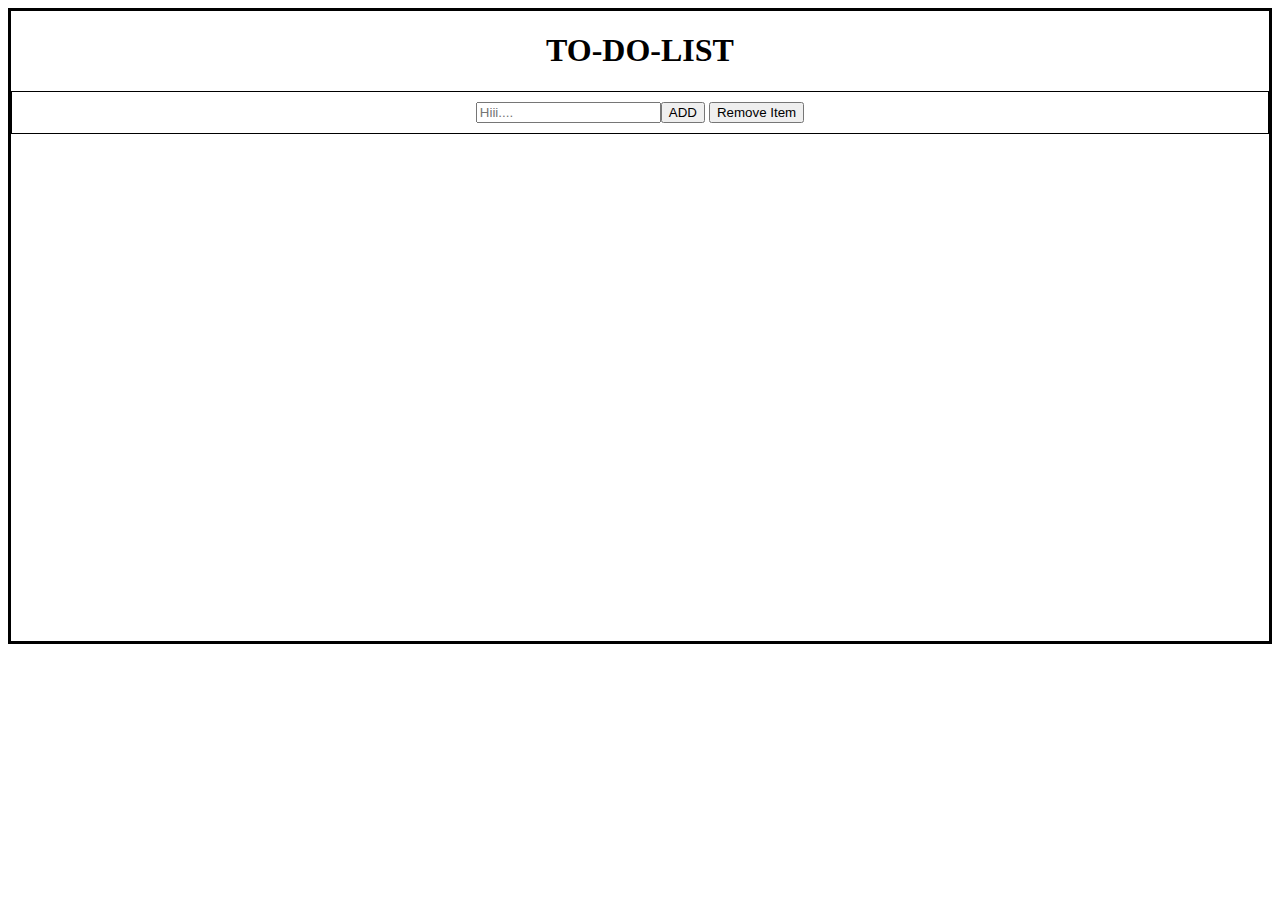
<file: index.html>
<html lang="en">
<head>
    <meta charset="UTF-8">
    <meta http-equiv="X-UA-Compatible" content="IE=edge">
    <link rel="stylesheet" href="../TO-DO-LIST/do.css">
    <script src="..//TO-DO-LIST/list.js"></script>
    <meta name="viewport" content="width=device-width, initial-scale=1.0">
    <title>Document</title>
</head>
<body>
    <div id="todo">
        <div class="b1">
            <h1>TO-DO-LIST</h1>
            <div class="add">
                <input type="text" id="enter_input" placeholder="Hiii....">
                <div class="add-btn">
                    <button onclick="addItem()" type="button">ADD</button>
                    <button onclick="removeItem()" type="button">Remove Item</button>
                </div>
            </div>
        </div>
        <div class="b1">
            <ul id="ul_list">
            </ul>
        </div>
    </div>
</body>
</html>
</file>
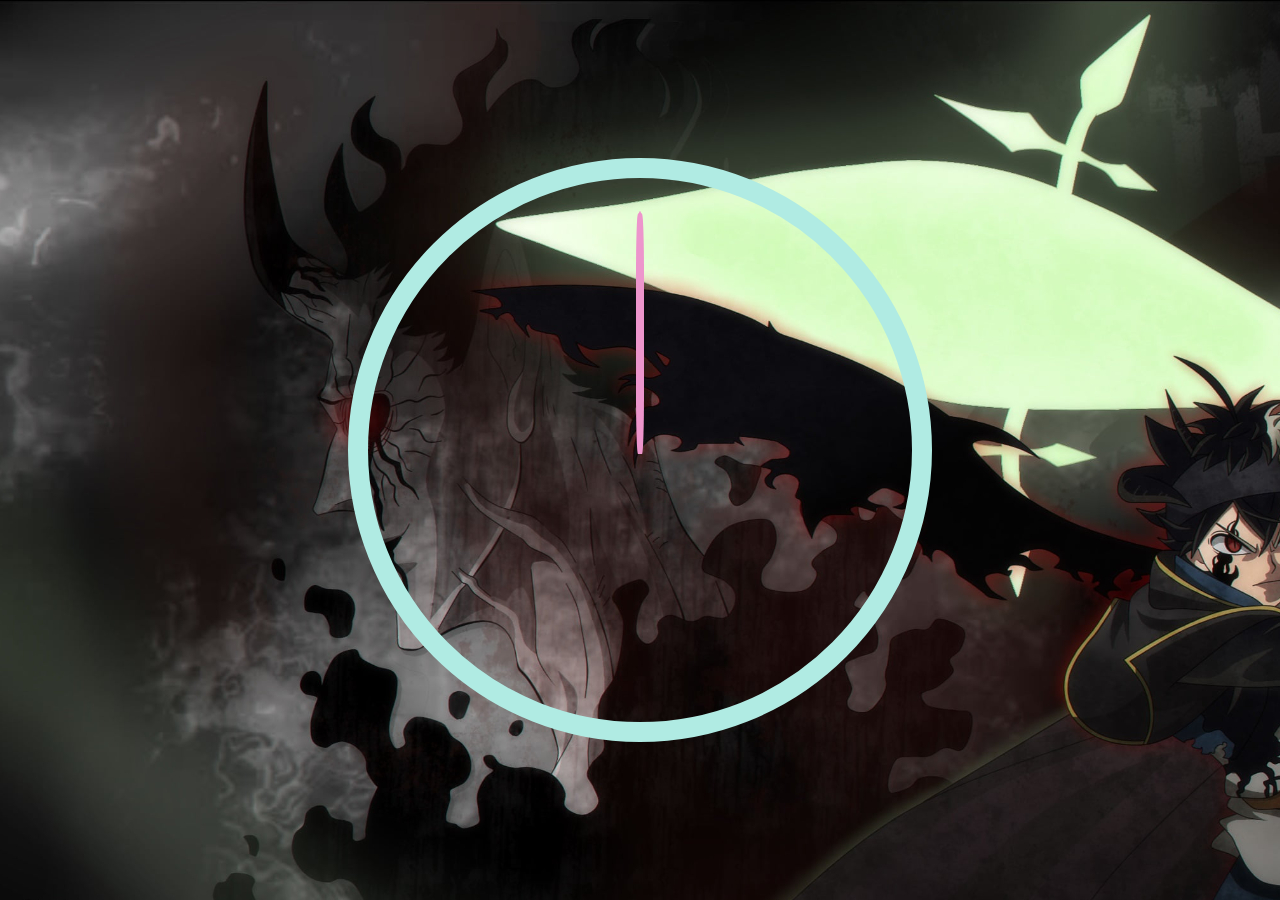
<file: Clock_JS/index.html>
<html lang="en">
<head>
    <meta charset="UTF-8">
    <meta http-equiv="X-UA-Compatible" content="IE=edge">
    <link rel="stylesheet" href="features.css">
    <meta name="viewport" content="width=device-width, initial-scale=1.0">
    <title>Document</title>
</head>
<body>
    <div class="main">
        <div class="clock">
            <div class="adjust1 hour_hand"></div>
            <div class="adjust2 minute_hand"></div>
            <div class="adjust3 second_hand"></div>
        </div>
    </div>
    <script>
        const secondHand = document.querySelector('.second_hand');
        const minuteHand = document.querySelector('.minute_hand');
        const hourHand = document.querySelector('.hour_hand');
        function cal(){
            const now = new Date();
            const seconds = now.getSeconds();
            const secondsdegree = ((seconds/60)*360)+90;
            secondHand.style.transform = `rotate(${secondsdegree}deg)`;
            
            const minutes = now.getMinutes();
            const minutedegree = ((minutes/60)*360) + 90;
            minuteHand.style.transform = `rotate(${minutedegree}deg)`;
            
            const hour = now.getHours();
            const hourdegree = ((hour/12)*360)+90;
            hourHand.style.transform = `rotate(${hourdegree}deg)`;
        }
        
        setInterval(cal,1000);
        </script>
</body>
</html>
</file>
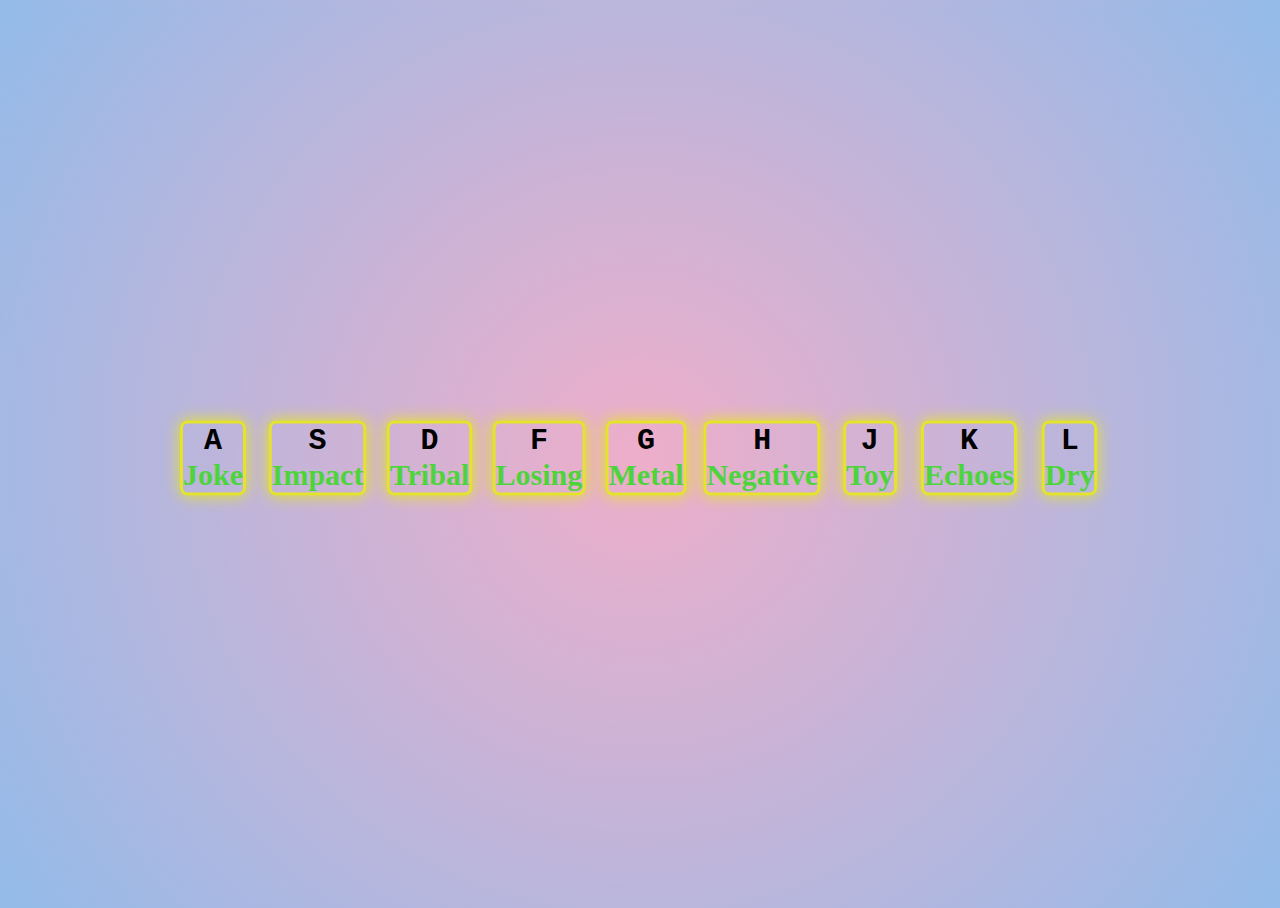
<file: DRUM-KIT/idnex.html>
<html lang="en">
<head>
    <meta charset="UTF-8">
    <meta http-equiv="X-UA-Compatible" content="IE=edge">
    <link rel="stylesheet" href="..//DRUM-KIT/kl.css">
    <meta name="viewport" content="width=device-width, initial-scale=1.0">
    <title>DRUM-KIT-PLAY</title>
</head>
<body>
    <div class="first">
        <div data-key="65" class="audio"><kbd>A</kbd>
            <span class="sound_name">Joke</span>
        </div>
        <div data-key="83" class="audio"><kbd>S</kbd>
            <span class="sound_name">Impact</span>
        </div>
        <div data-key="68" class="audio"><kbd>D</kbd>
            <span class="sound_name">Tribal</span>
        </div>
        <div data-key="70" class="audio"><kbd>F</kbd>
            <span class="sound_name">Losing</span>
        </div>
        <div data-key="71" class="audio"><kbd>G</kbd>
            <span class="sound_name">Metal</span>
        </div>
        <div data-key="72" class="audio"><kbd>H</kbd>
            <span class="sound_name">Negative</span>
        </div>
        <div data-key="74" class="audio"><kbd>J</kbd>
            <span class="sound_name">Toy</span>
        </div>
        <div data-key="75" class="audio"><kbd>K</kbd>
            <span class="sound_name">Echoes</span>
        </div>
        <div data-key="76" class="audio"><kbd>L</kbd>
            <span class="sound_name">Dry</span>
        </div>
    </div>
    <audio data-key="65" class="select" src="..//DRUM-KIT/sounds/mixkit-bad-joke-drums-2893.wav"></audio>
    <audio data-key="68" class="select" src="..//DRUM-KIT/sounds/mixkit-drum-deep-impact-563.wav"></audio>
    <audio data-key="83" class="select" src="..//DRUM-KIT/sounds/mixkit-hand-tribal-drum-562.wav"></audio>
    <audio data-key="70" class="select" src="..//DRUM-KIT/sounds/mixkit-losing-drums-2023.wav"></audio>
    <audio data-key="71" class="select" src="..//DRUM-KIT/sounds/mixkit-metal-hit-drum-sound-550.wav"></audio>
    <audio data-key="72" class="select" src="..//DRUM-KIT/sounds/mixkit-negative-tone-interface-tap-2569.wav"></audio>
    <audio data-key="74" class="select" src="..//DRUM-KIT/sounds/mixkit-toy-drums-and-bell-ding-560.wav"></audio>
    <audio data-key="75" class="select" src="..//DRUM-KIT/sounds/mixkit-tribal-drum-echoes-574.wav"></audio>
    <audio data-key="76" class="select" src="..//DRUM-KIT/sounds/mixkit-tribal-dry-drum-558.wav"></audio>
    <script src="..//DRUM-KIT/script.js"></script>
</body>
</html>
</file>
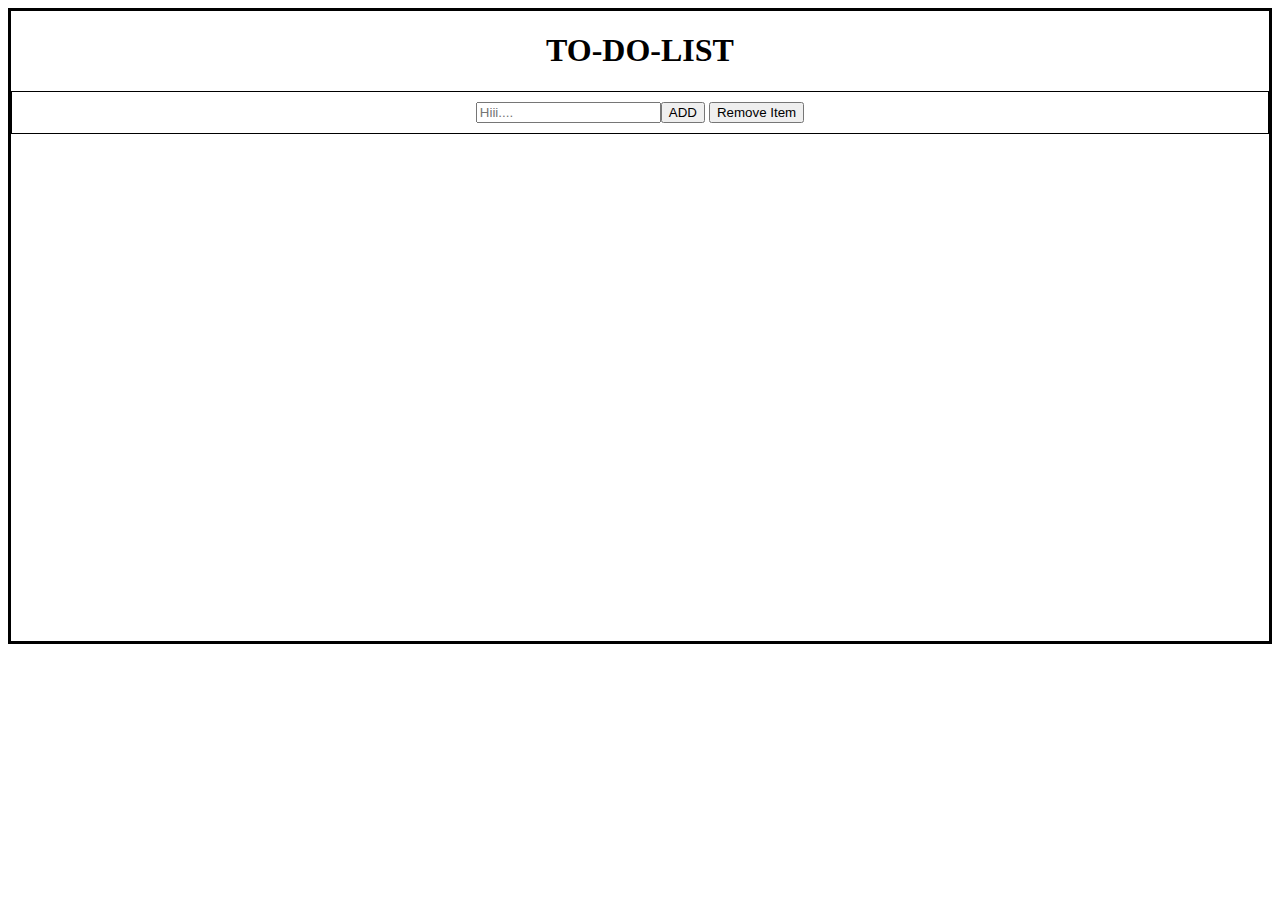
<file: TO-DO-LIST/to.html>
<html lang="en">
<head>
    <meta charset="UTF-8">
    <meta http-equiv="X-UA-Compatible" content="IE=edge">
    <link rel="stylesheet" href="../TO-DO-LIST/do.css">
    <script src="..//TO-DO-LIST/list.js"></script>
    <meta name="viewport" content="width=device-width, initial-scale=1.0">
    <title>Document</title>
    
</head>
<body>
    <div id="todo">
        <div class="b1">
            <h1>TO-DO-LIST</h1>
            <div class="add">
                <input type="text" id="enter_input" placeholder="Hiii....">
                <div class="add-btn">
                    <button onclick="addItem()" type="button">ADD</button>
                    <button onclick="removeItem()" type="button">Remove Item</button>
                </div>
            </div>
        </div>
        <div class="b1">
            <ul id="ul_list">
            </ul>
        </div>
    </div>
</body>
</html>
</file>
<file: TO-DO-LIST/do.css>
body{
  height: 100%;
  text-align: center;
  /* background-color: rgb(71, 95, 95); */
  background-image: url("https://images.unsplash.com/photo-1472067662551-b6bc9eb3091a?ixid=MnwxMjA3fDB8MHxzZWFyY2h8MXx8Z3JheSUyMGFlc3RoZXRpY3xlbnwwfHwwfHw%3D&ixlib=rb-1.2.1&w=1000&q=80");
  background-size: cover;
}
#todo{
  min-height: 70%;
  border: 3px black solid;
  display: flex;
  flex-direction: column;
}
.add{
  border: 1px rgb(0, 0, 0) solid;
  padding: 10px;
  display: flex;
  justify-content: center;
}
#ul_list{
  padding: 20px 10% 20px 10%;
  list-style-type: none;
  display: flex;
  flex-direction: column;
}
li{
  margin: 2px 0 2px 0;
  background-color: rgb(218, 189, 189);
}
</file>
<file: Clock_JS/features.css>
body{
    background: url(4.jpg);
    min-height: 100vh;
    display: flex;
    align-items: center;
    margin: auto;
    padding: auto;
    justify-content: center;
    flex: 1;
}
.main{
    border:solid  20px #b0ebe3;
    border-radius: 50%;
    padding: 2rem;
    position: relative;
    margin: 50px auto;
    width: 30rem;
    height: 30rem;
}
.clock{
    position: relative;
    width: 100%;
    height: 100%;
    transform-origin: 100%;
}
.adjust1{
    width: 50%;
    height: 8px;
    background: #ed95cc;
    position: absolute;
    top: 50%;
    border-radius: 25%;
    transform-origin: 100%;
    transform: rotate(90deg);
}

.adjust2{
    width: 15rem;
    height: 6px;
    background: #ed95cc;
    border-radius: 25%;
    position: absolute;
    top: 50%;
    transform-origin: 100%;
    transform: rotate(90deg);
}

.adjust3{
    width: 50%;
    height: 3px;
    background: #ed95cc;
    border-radius: 25%;
    position: absolute;
    top: 50%;
    transform-origin: 100%;
    transform: rotate(90deg);
}
</file>
<file: DRUM-KIT/kl.css>
html,body{
    background: rgb(238,174,202);
    background: radial-gradient(circle, rgba(238,174,202,1) 0%, rgba(148,187,233,1) 100%);
    height: 100%;
}
.first{
    display: flex;
    height: 100%;
    align-items: center;
    flex-wrap: wrap;
    gap: 50px;
    justify-content: center;
}
.sound_name{
    color: rgb(77, 212, 59);
}
.audio{
    border: 2px black solid;
    display: flex;
    font-weight: bolder;
    justify-content: center;
    border-radius: 5px;
    align-items: center;
    font-size: 20px;
    background-color: transparent;
    flex-direction: column;
}
.audio{
    transform: scale(1.5);
    box-shadow:0 0 10px rgb(228, 228, 42);
    border-color: rgb(228, 228, 42);
}
</file>
